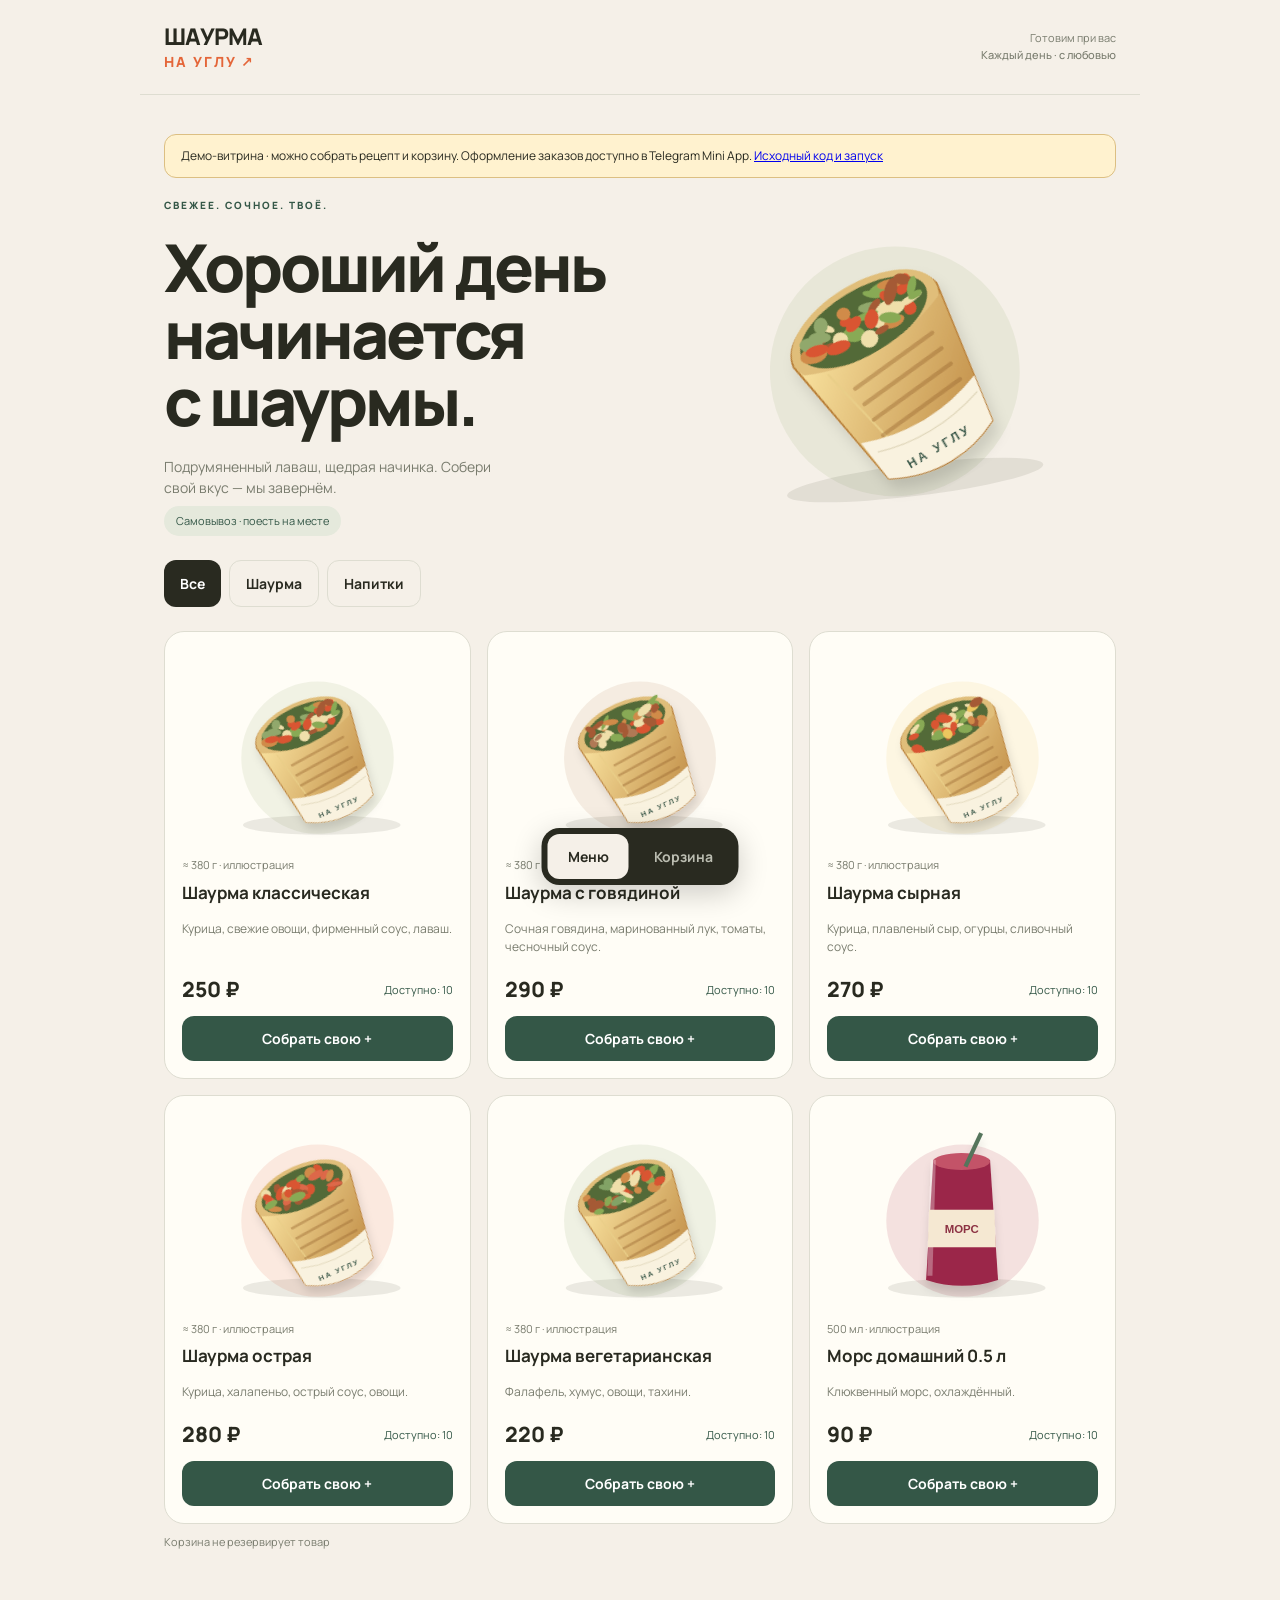
<file: docs/index.html>
<!doctype html>
<html lang="ru"><head><meta charset="utf-8"><meta name="viewport" content="width=device-width,initial-scale=1,viewport-fit=cover"><meta name="theme-color" content="#f5f0e8"><title>Шаурма на углу</title><link rel="stylesheet" href="assets/shop.css"></head>
<body><header><a class="brand" href="./">ШАУРМА<span>НА УГЛУ ↗</span></a><div class="stamp">Готовим при вас<br><b>Каждый день · с любовью</b></div></header><main><p class="notice">Демо-витрина · можно собрать рецепт и корзину. Оформление заказов доступно в Telegram Mini App. <a href="https://github.com/Cosider24/shawarma-bot">Исходный код и запуск</a></p><div id="app"><p>Разогреваем гриль…</p></div></main><nav id="bottom"></nav><dialog id="custom"><div id="custom-body"></div></dialog><div id="toast" role="status" aria-live="polite"></div><script src="assets/catalog.js"></script><script src="assets/shop.js"></script></body></html>
</file>
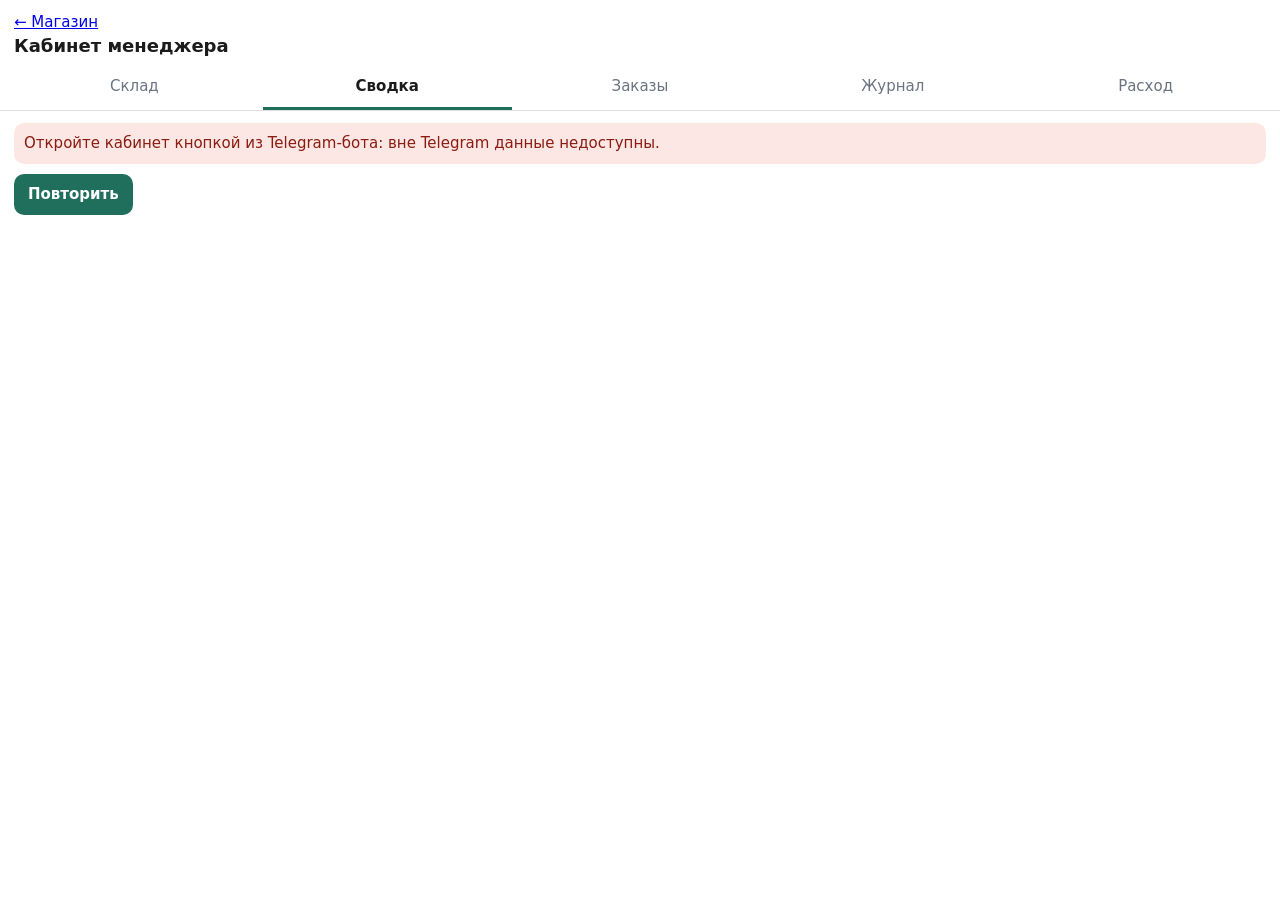
<file: webapp/index.html>
<!doctype html>
<html lang="ru">
<head>
<meta charset="utf-8">
<meta name="viewport" content="width=device-width, initial-scale=1, viewport-fit=cover">
<title>Финансовый кабинет</title>
<script src="https://telegram.org/js/telegram-web-app.js"></script>
<style>
:root{--bg:var(--tg-theme-bg-color,#fff);--fg:var(--tg-theme-text-color,#1b1b1b);--hint:var(--tg-theme-hint-color,#6b7280);
--card:var(--tg-theme-secondary-bg-color,#f3f4f1);--accent:var(--tg-theme-button-color,#1f6f5c);--accent-fg:var(--tg-theme-button-text-color,#fff);
--bad:#b42318;--good:#1a7f4b;--line:rgba(127,127,127,.25)}
*{box-sizing:border-box}
body{margin:0;background:var(--bg);color:var(--fg);font:15px/1.4 system-ui,-apple-system,"Segoe UI",Roboto,sans-serif;padding:0 0 40px}
header{padding:12px 14px 0}
h1{font-size:18px;margin:0 0 8px}
.demo{background:#fff4d6;color:#6a4a00;border-radius:8px;padding:6px 10px;font-size:13px;margin-bottom:8px}
nav{display:flex;gap:4px;padding:0 10px;border-bottom:1px solid var(--line);overflow-x:auto}
nav button{flex:1;background:none;border:0;padding:10px 6px;color:var(--hint);font:inherit;border-bottom:3px solid transparent;white-space:nowrap}
nav button.on{color:var(--fg);border-color:var(--accent);font-weight:600}
main{padding:12px 14px}
.card{background:var(--card);border-radius:12px;padding:12px;margin-bottom:10px}
.big{font-size:26px;font-weight:700;margin:2px 0}
.hint{color:var(--hint);font-size:13px}
.row{display:flex;justify-content:space-between;gap:10px;padding:6px 0;border-top:1px solid var(--line)}
.row:first-child{border-top:0}
.neg{color:var(--bad)} .pos{color:var(--good)}
.tag{display:inline-block;border-radius:6px;padding:1px 7px;font-size:12px;background:var(--line)}
.tag.paid{background:#d6f2e2;color:#115c35}.tag.wait{background:#fff0c2;color:#6a4a00}.tag.ref{background:#e4e4e7;color:#333}
button.btn{background:var(--accent);color:var(--accent-fg);border:0;border-radius:10px;padding:10px 14px;font:inherit;font-weight:600}
button.btn.alt{background:transparent;color:var(--fg);border:1px solid var(--line)}
button.btn.danger{background:var(--bad);color:#fff}
button:disabled{opacity:.5}
.btns{display:flex;gap:8px;flex-wrap:wrap;margin-top:10px}
input,select,textarea{width:100%;font:inherit;padding:10px;border-radius:10px;border:1px solid var(--line);background:var(--bg);color:var(--fg);margin:4px 0 10px}
label{font-size:13px;color:var(--hint)}
.err{background:#fde7e4;color:#8a1c12;border-radius:10px;padding:10px;margin-bottom:10px}
.ok{background:#dcf5e7;color:#14532d;border-radius:10px;padding:10px;margin-bottom:10px}
.item{cursor:pointer}
.void{text-decoration:line-through;opacity:.55}
.period{display:grid;grid-template-columns:1fr 1fr;gap:8px}
.chips{display:flex;gap:6px;margin-bottom:8px}.chips button{flex:1}
</style>
</head>
<body>
<header><a href="/shop">← Магазин</a><h1>Кабинет менеджера</h1><div id="demo"></div></header>
<nav id="nav"></nav>
<main id="main"></main>
<script>
const tg = window.Telegram && Telegram.WebApp;
if (tg) { tg.ready(); tg.expand(); }
const initData = tg ? tg.initData : "";
const $ = (id) => document.getElementById(id);
const state = { tab: "summary", me: null, from: null, to: null, editing: null, rid: null };

// все тексты из базы вставляются через textContent — XSS невозможен
function h(tag, attrs, ...kids) {
  const e = document.createElement(tag);
  for (const [k, v] of Object.entries(attrs || {})) {
    if (k === "class") e.className = v; else if (k.startsWith("on")) e[k] = v; else if (v !== null && v !== undefined) e.setAttribute(k, v);
  }
  for (const c of kids.flat()) if (c !== null && c !== undefined && c !== false) e.append(c.nodeType ? c : document.createTextNode(String(c)));
  return e;
}
const money = (k) => { const s = k < 0 ? "−" : ""; const a = Math.abs(k); const r = Math.floor(a / 100), c = a % 100;
  return s + String(r).replace(/\B(?=(\d{3})+(?!\d))/g, "\u00a0") + (c ? "," + String(c).padStart(2, "0") : "") + "\u00a0₽"; };
const signed = (k) => h("span", { class: k < 0 ? "neg" : "pos" }, money(k));
const when = (s) => s.slice(8, 10) + "." + s.slice(5, 7) + " " + s.slice(11, 16);
const rid = () => (crypto.randomUUID ? crypto.randomUUID() : String(Date.now()) + Math.random());

async function api(path, method = "GET", body) {
  if (!initData) throw new Error("Откройте кабинет кнопкой из Telegram-бота: вне Telegram данные недоступны.");
  let r;
  try {
    r = await fetch(path, { method, headers: { Authorization: "tma " + initData, "Content-Type": "application/json" },
      body: body ? JSON.stringify(body) : undefined });
  } catch (e) { throw new Error("Нет связи с сервером. Результат неизвестен. Повторите с тем же ключом запроса."); }
  let j = {}; try { j = await r.json(); } catch (e) {}
  if (!r.ok) throw new Error(j.error || "Ошибка сервера (" + r.status + ")");
  return j;
}
const msg = (kind, text) => h("div", { class: kind }, text);
function show(node) { const m = $("main"); m.replaceChildren(node); }
function fail(e) { show(h("div", {}, msg("err", e.message), h("button", { class: "btn", onclick: render }, "Повторить"))); }
function iso(d) { return d.toISOString().slice(0, 10); }
function calcPeriod(kind) {
  const t = new Date(); const today = iso(new Date(t.getTime() - t.getTimezoneOffset() * 60000));
  state.to = today;
  state.from = kind === "day" ? today : kind === "all" ? "2000-01-01" : today.slice(0, 8) + "01";
}
function setPeriod(kind) { calcPeriod(kind); render(); }

function periodBar() {
  const f = h("input", { type: "date", value: state.from }), t = h("input", { type: "date", value: state.to });
  const apply = () => { if (f.value && t.value) { state.from = f.value; state.to = t.value; render(); } };
  f.onchange = apply; t.onchange = apply;
  return h("div", {}, h("div", { class: "chips" },
    h("button", { class: "btn alt", onclick: () => setPeriod("day") }, "Сегодня"),
    h("button", { class: "btn alt", onclick: () => setPeriod("month") }, "Месяц"),
    h("button", { class: "btn alt", onclick: () => setPeriod("all") }, "Всё время")),
    h("div", { class: "period" }, h("div", {}, h("label", {}, "С"), f), h("div", {}, h("label", {}, "По"), t)));
}

async function viewSummary() {
  const s = await api(`/api/summary?from=${state.from}&to=${state.to}`);
  const line = (a, b, cls) => h("div", { class: "row" }, h("span", {}, a), h("span", { class: cls }, b));
  show(h("div", {}, periodBar(),
    h("div", { class: "card" }, h("div", { class: "hint" }, "Денежный поток · " + state.from + " — " + state.to),
      h("div", { class: "big" }, signed(s.cash_flow)),
      h("div", { class: "hint" }, "= поступления − возвраты − расходы"),
      h("div", { class: "hint" }, `${money(s.receipts)} − ${money(s.refunds)} − ${money(s.expenses)}`)),
    h("div", { class: "card" }, h("div", { class: "hint" }, "Учебный результат · " + state.from + " — " + state.to),
      h("div", { class: "big" }, signed(s.result)),
      h("div", { class: "hint" }, "= поступления − возвраты − себестоимость оплаченных + себестоимость возвращённых − расходы"),
      h("div", { class: "hint" }, `${money(s.receipts)} − ${money(s.refunds)} − ${money(s.cogs_paid)} + ${money(s.cogs_refunded)} − ${money(s.expenses)}`)),
    h("div", { class: "card" },
      line(`Поступления (${s.receipts_count})`, money(s.receipts)), line(`Возвраты (${s.refunds_count})`, money(s.refunds)),
      line(`Расходы (${s.expenses_count})`, money(s.expenses)), line("Себестоимость оплаченных заказов", money(s.cogs_paid)),
      line("Себестоимость возвращённых заказов", money(s.cogs_refunded))),
    h("div", { class: "hint" }, "Операции считаются по дате подтверждения, а не по дате заказа. Если возврат относится к заказу из прошлого периода, результат текущего периода может стать отрицательным."),
    s.restored_cost_orders ? h("div", { class: "hint" }, `У ${s.restored_cost_orders} заказов из периода себестоимость восстановлена по текущему каталогу (заказы созданы до финансового модуля).`) : null));
}

const payTag = (o) => h("span", { class: "tag " + (o.pay_status === "paid" ? "paid" : o.pay_status === "refunded" ? "ref" : "wait") }, o.pay_label);

async function viewOrders() {
  const { items } = await api("/api/orders");
  show(h("div", {}, items.length ? items.map((o) => h("div", { class: "card item", onclick: () => openOrder(o.id) },
    h("div", { class: "row" }, h("b", {}, "Заказ №" + o.id), payTag(o)),
    h("div", { class: "row" }, h("span", {}, o.customer_name), h("span", {}, o.total + "\u00a0₽")),
    h("div", { class: "hint" }, o.created_at + " · " + o.status))) : msg("card", "Заказов пока нет.")));
}

async function openOrder(id, note) {
  try {
    const c = await api("/api/orders/" + id); const o = c.order;
    const pay = c.payments.find((p) => ["succeeded", "refund_pending", "refunded"].includes(p.status));
    const act = async (path, body, okText) => {
      try { await api(path, "POST", body); await openOrder(id, okText); } catch (e) { await openOrder(id, "!" + e.message); }
    };
    const btns = [];
    if (pay && pay.status === "succeeded") btns.push(h("button", { class: "btn danger", onclick: (ev) => {
      if (confirm("Вернуть заказ №" + id + " полностью?")) { ev.target.disabled = true; act(`/api/orders/${id}/refund`, {}, "Возврат запущен"); } } }, "Полный возврат"));
    if (pay && pay.status === "refund_pending") {
      btns.push(h('button',{class:'btn',onclick:(ev)=>{ev.target.disabled=true;act(`/api/orders/${id}/refund/finish`,{},'Проверка отправлена. Обновите карточку для результата.')}},'Проверить возврат'));

    }
    if(o.pay_status==='awaiting_payment') btns.push(h('button',{class:'btn alt',onclick:()=>act(`/api/orders/${id}/cancel`,{},'Резерв освобождён')},'Отменить неоплаченный заказ'));
    if(o.pay_status==='paid') for(const status of ['Готовится','Готов к выдаче','Выдан']) btns.push(h('button',{class:'btn alt',onclick:()=>act(`/api/orders/${id}/status`,{status},'Статус обновлён')},status));
    show(h("div", {}, note ? (note[0] === "!" ? msg("err", note.slice(1)) : msg("ok", note)) : null,
      h("button", { class: "btn alt", onclick: () => setTab("orders") }, "← К заказам"),
      h("div", { class: "card", style: "margin-top:10px" },
        h("div", { class: "row" }, h("b", {}, "Заказ №" + o.id), payTag(o)),
        h("div", { class: "hint" }, `${o.customer_name} · ${o.delivery} · ${o.created_at} · ${o.status}`),
        c.items.map((i) => h("div", { class: "row" }, h("span", {}, `${i.product_name} × ${i.qty}`),
          h("span", {}, `${i.price * i.qty}\u00a0₽ (себест. ${money(i.cost_kop * i.qty)})`))),
        h("div", { class: "row" }, h("b", {}, "Итого"), h("b", {}, money(c.order.total_kop))),
        h("div", { class: "hint" }, "Себестоимость заказа: " + money(c.cost_kop) +
          (c.items.some((i) => i.cost_source === "restored") ? " (восстановлена по каталогу)" : ""))),
      h("div", { class: "card" }, h("b", {}, "Платежи"),
        c.payments.length ? c.payments.map((p) => h("div", { class: "row" },
          h("span", {}, `№${p.id} · ${p.provider === "simulator" ? "имитатор" : "ЮKassa"} · ${p.label}`),
          h("span", { class: "hint" }, p.provider_payment_id || "—"))) : h("div", { class: "hint" }, "Платежа ещё не было"),
        c.payments.filter((p) => p.refund_error).map((p) => msg("err", "Последний возврат не прошёл: " + p.refund_error))),
      h("div", { class: "card" }, h("b", {}, "Операции заказа"),
        c.operations.length ? c.operations.map((x) => h("div", { class: "row" },
          h("span", {}, (x.type === "receipt" ? "Поступление" : "Возврат") + " · " + when(x.occurred_at)),
          h("span", { class: x.type === "receipt" ? "pos" : "neg" }, (x.type === "receipt" ? "+" : "−") + money(x.amount_kop)))) :
          h("div", { class: "hint" }, "Операций нет: оплаты не было (в сводке этого заказа нет)")),
      h("div", { class: "btns" }, btns)));
  } catch (e) { fail(e); }
}

async function viewJournal() {
  const { items } = await api(`/api/journal?from=${state.from}&to=${state.to}`);
  const names = { receipt: "Поступление", refund: "Возврат", expense: "Расход" };
  show(h("div", {}, periodBar(), items.length ? items.map((x) => {
    const minus = x.type !== "receipt";
    return h("div", { class: "card" },
      h("div", { class: "row" + (x.voided_at ? " void" : "") }, h("b", {}, names[x.type] + (x.order_id ? " · заказ №" + x.order_id : "")),
        h("span", { class: minus ? "neg" : "pos" }, (minus ? "−" : "+") + money(x.amount_kop))),
      h("div", { class: "hint" }, when(x.occurred_at) + (x.category ? " · " + x.category : "") + (x.description ? " · " + x.description : "")),
      x.voided_at ? h("div", { class: "hint" }, "Отменён " + when(x.voided_at)) : null,
      x.replaces_id ? h("div", { class: "hint" }, "Исправление записи №" + x.replaces_id) : null,
      x.type === "expense" && !x.voided_at ? h("div", { class: "btns" },
        h("button", { class: "btn alt", onclick: () => { state.editing = x; state.rid = null; setTab("expense"); } }, "Исправить"),
        h("button", { class: "btn alt", onclick: async (ev) => { if (!confirm("Отменить расход?")) return; ev.target.disabled = true;
          try { await api(`/api/expenses/${x.id}/void`, "POST", {}); render(); } catch (e) { fail(e); } } }, "Отменить")) : null);
  }) : msg("card", "Операций за период нет.")));
}

function viewExpense() {
  const ed = state.editing; state.rid = state.rid || rid();
  const cat = h("select", {}, state.me.categories.map((c) => h("option", { value: c, selected: ed && ed.category === c ? "selected" : null }, c)));
  const amt = h("input", { type: "text", inputmode: "decimal", placeholder: "100", value: ed ? (ed.amount_kop / 100).toFixed(2) : "" });
  const day = h("input", { type: "date", value: ed ? ed.occurred_at.slice(0, 10) : state.me.today, max: state.me.today });
  const desc = h("input", { type: "text", maxlength: "200", placeholder: "Например: курьер за заказ №12", value: ed ? ed.description : "" });
  const out = h("div", {});
  const send = h("button", { class: "btn", onclick: async () => {
    send.disabled = true; out.replaceChildren();
    try {
      const body = { category: cat.value, amount: amt.value, date: day.value, description: desc.value };
      if (ed) await api(`/api/expenses/${ed.id}/edit`, "POST", body);
      else await api("/api/expenses", "POST", { ...body, request_id: state.rid });
      state.editing = null; state.rid = null; state.tab = "journal"; render();
    } catch (e) { out.replaceChildren(msg("err", e.message)); send.disabled = false; }
  } }, ed ? "Сохранить исправление" : "Записать расход");
  show(h("div", { class: "card" }, h("b", {}, ed ? "Исправление расхода №" + ed.id : "Новый расход"),
    h("div", { class: "hint" }, "Только операционные расходы (доставка, реклама…). Закупку товаров сюда не вносите — она уже в себестоимости."),
    h("label", {}, "Категория"), cat, h("label", {}, "Сумма, ₽"), amt, h("label", {}, "Дата"), day,
    h("label", {}, "Описание"), desc, out, send,
    ed ? h("button", { class: "btn alt", style: "margin-left:8px", onclick: () => { state.editing = null; setTab("journal"); } }, "Отмена") : null));
}

async function viewStock(){
  const d=await api('/api/stock');
  const root=h('div',{},h('h2',{},'Один склад · живые остатки'),h('button',{class:'btn alt',onclick:render},'Обновить'));
  for(const p of d.stock) root.append(h('div',{class:'card'},h('b',{},p.name),h('div',{class:'row'},'На складе / в резерве / доступно',`${p.on_hand} / ${p.reserved} / ${p.stock_available}`)));
  const product=h('select',{},d.stock.map(p=>h('option',{value:p.id},p.name))),qty=h('input',{type:'number',min:1,max:10000,value:10}),out=h('div',{});
  let receiveKey=rid(),saved=null;
  const send=h('button',{class:'btn',onclick:async()=>{send.disabled=true;try{saved=saved||{product_id:Number(product.value),qty:Number(qty.value),request_key:receiveKey};await api('/api/stock/receive','POST',saved);await render()}catch(e){out.replaceChildren(msg('err',e.message));send.disabled=false;send.textContent='Повторить то же поступление'}}},'Оформить поступление');
  root.append(h('div',{class:'card'},h('h2',{},'Поступление'),h('label',{},'Товар'),product,h('label',{},'Количество'),qty,out,send));
  root.append(h('h2',{},'Резервы и заказы'));
  for(const r of d.reservations){const left=Math.max(0,Math.ceil(r.expires_at-d.server_time));root.append(h('div',{class:'card'},h('b',{},`Заказ №${r.order_id} · ${r.state}`),h('p',{},`${r.customer_name} · ${money(r.total*100)}`),h('p',{class:'hint'},r.state==='active'?`Осталось ${left} сек. · до ${new Date(r.expires_at*1000).toLocaleString()}`:r.release_reason||'Продажа принята'),h('button',{class:'btn alt',onclick:()=>openOrder(r.order_id)},'Карточка заказа')))}
  root.append(h('h2',{},'Полные возвраты'));
  for(const j of d.refunds)root.append(h('div',{class:'card'},h('b',{},`Заказ №${j.order_id} · ${j.state}`),h('p',{},`${money(j.amount_kop)} · попыток ${j.attempts}`),h('p',{class:j.last_error?'err':'hint'},j.last_error||'Ошибок нет'),h('p',{class:'hint'},`Постоянный ключ: ${j.operation_key}`),j.state==='refund_pending'?h('button',{class:'btn alt',onclick:async()=>{await api(`/api/orders/${j.order_id}/refund/finish`,'POST',{});render()}},'Повторно проверить'):null));
  root.append(h('h2',{},'Движения склада'));
  const kinds={receipt:'Поступление',reserve:'Резерв',sale:'Продажа',release:'Освобождение',return:'Возврат товара'};
  for(const j of d.journal)root.append(h('div',{class:'card'},h('b',{},`${kinds[j.kind]||j.kind} · ${j.name}`),h('p',{},`Склад: ${j.delta_hand>=0?'+':''}${j.delta_hand} / резерв: ${j.delta_reserved>=0?'+':''}${j.delta_reserved}`),h('p',{class:'hint'},`${new Date(j.occurred_at*1000).toLocaleString()} · ${j.author} · заказ ${j.order_id||'—'} · ${j.operation_key}`)));
  show(root);
}

const TABS = [["stock","Склад"], ["summary", "Сводка"], ["orders", "Заказы"], ["journal", "Журнал"], ["expense", "Расход"]];
function setTab(t) { state.tab = t; render(); }
async function render() {
  $("nav").replaceChildren(...TABS.map(([k, n]) => h("button", { class: state.tab === k ? "on" : "", onclick: () => setTab(k) }, n)));
  show(h("div", { class: "hint" }, "Загрузка…"));
  try {
    if (!state.me) {
      state.me = await api("/api/me");
      if (state.me.demo) $("demo").replaceChildren(h("div", { class: "demo" }, "Демонстрация без платёжного провайдера"));
      if (!state.from) calcPeriod("month");
    }
    if (state.tab === "summary") await viewSummary();
    else if (state.tab === "orders") await viewOrders();
    else if (state.tab === "journal") await viewJournal();
    else if(state.tab === "stock") await viewStock();
    else viewExpense();
  } catch (e) { fail(e); }
}
render();
</script>
</body>
</html>
</file>
<file: docs/assets/shop.css>
@import url('https://fonts.googleapis.com/css2?family=Manrope:wght@400;500;600;700;800&display=swap');
:root{--paper:#f5f0e8;--ink:#292a20;--green:#345747;--orange:#e46639;--muted:#797c6e;--line:#deddd1}*{box-sizing:border-box}body{margin:0;background:var(--paper);color:var(--ink);font:14px/1.5 Manrope,system-ui,sans-serif;padding-bottom:100px}header,main{max-width:1000px;margin:auto;padding:24px}header{display:flex;align-items:center;justify-content:space-between;border-bottom:1px solid var(--line)}.brand{text-decoration:none;color:var(--ink);font-size:23px;line-height:1.05;font-weight:900;letter-spacing:-1px}.brand span{display:block;color:var(--orange);font-size:14px;letter-spacing:2px;margin-top:7px}.stamp{font-size:11px;color:var(--muted);text-align:right}.stamp b{font-weight:500}h1{font-size:clamp(36px,7vw,66px);font-weight:800;line-height:1.02;letter-spacing:-3px;margin:20px 0}h2{font-size:24px;letter-spacing:-1px;margin:0 0 16px}h3{font-size:17px;line-height:1.3;margin:8px 0}p{margin:8px 0}.hero{display:grid;grid-template-columns:1.1fr 1fr;align-items:center;gap:20px;margin-bottom:22px}.hero img{width:100%;transform:rotate(-7deg)}.eyebrow{letter-spacing:2px;font-size:10px;font-weight:800;color:var(--green)}.hero p{max-width:330px;color:var(--muted)}.pill{background:#e5e9dc;color:var(--green);border-radius:30px;padding:7px 12px;font-size:11px;display:inline-block}.tabs{display:flex;gap:8px;margin:24px 0;flex-wrap:wrap}button{font:inherit;cursor:pointer;border:0;border-radius:12px;padding:12px 16px;background:var(--green);color:white;font-weight:700;transition:transform .15s}button:active{transform:scale(.97)}button:disabled{cursor:default;opacity:.45}button.alt{background:transparent;border:1px solid var(--line);color:var(--ink)}button.active{background:var(--ink);color:white}button.danger{background:#a64030}.grid{display:grid;grid-template-columns:repeat(3,1fr);gap:16px}.card{background:#fffdf6;border:1px solid var(--line);border-radius:20px;padding:17px;display:flex;flex-direction:column;min-width:0}.card img{width:100%;aspect-ratio:1.3;object-fit:contain}.card p{color:var(--muted);font-size:12px;flex:1}.row{display:flex;gap:12px;justify-content:space-between;align-items:center;margin:10px 0}.price{font-size:21px;font-weight:800;white-space:nowrap}.small{font-size:11px;color:var(--muted)}.card button{width:100%}.available{color:var(--green);font-size:11px}.empty{padding:50px 12px;text-align:center}#bottom{position:fixed;bottom:15px;left:50%;transform:translateX(-50%);display:flex;gap:5px;padding:6px;background:var(--ink);border-radius:18px;box-shadow:0 8px 30px #0003;z-index:3;max-width:96%;white-space:nowrap}#bottom button{background:transparent;padding:12px 20px;color:#bbbdb1}#bottom button.active{background:var(--paper);color:var(--ink)}dialog{border:0;border-radius:25px;background:var(--paper);color:var(--ink);width:min(520px,95vw);padding:25px;max-height:90vh}dialog::backdrop{background:#1a201a99;backdrop-filter:blur(4px)}dialog img{width:100%;height:180px;object-fit:contain}.option{display:flex;align-items:center;justify-content:space-between;padding:12px 0;border-bottom:1px solid var(--line);gap:12px}.option input{width:20px;height:20px;accent-color:var(--green)}input,select,textarea{font:inherit;border:1px solid var(--line);border-radius:10px;background:#fffdf8;padding:12px;width:100%;color:var(--ink)}label{display:block;margin:12px 0 6px}textarea{resize:vertical}#toast{position:fixed;top:18px;left:50%;transform:translateX(-50%);background:var(--ink);color:white;padding:12px 20px;border-radius:12px;max-width:90vw;z-index:10;display:none}.notice{padding:12px 16px;border:1px solid #dcbf82;background:#fff2cf;border-radius:12px;font-size:12px;margin:15px 0}.timer{font-size:32px;font-weight:800;color:var(--orange)}.order{max-width:620px;margin:auto}.qty{display:flex;align-items:center;gap:15px}.qty button{padding:4px 12px}.wide{width:100%;margin-top:12px}.bar{display:flex;justify-content:space-between;align-items:center;margin:22px 0}.note{background:#e8ebdf;padding:15px;border-radius:14px}.ghost{background:transparent;color:var(--ink);padding:4px 8px}.skeleton{animation:pulse 1s infinite alternate}@keyframes pulse{to{opacity:.4}}:focus-visible{outline:3px solid var(--orange);outline-offset:3px}@media(max-width:680px){header,main{padding:18px}.hero{gap:0;grid-template-columns:1.2fr 1fr}.hero img{width:120%;margin-left:-10%}h1{font-size:38px;letter-spacing:-1.8px}.hero p{font-size:11px}.grid{grid-template-columns:repeat(2,1fr);gap:10px}.card{padding:12px;border-radius:16px}.card h3{font-size:14px}.price{font-size:18px}.stamp{max-width:125px;font-size:9px}#bottom button{padding:12px 15px}.eyebrow{font-size:8px}.card img{aspect-ratio:1.1}}@media(prefers-reduced-motion:reduce){*{animation:none!important;transition:none!important}}
</file>
